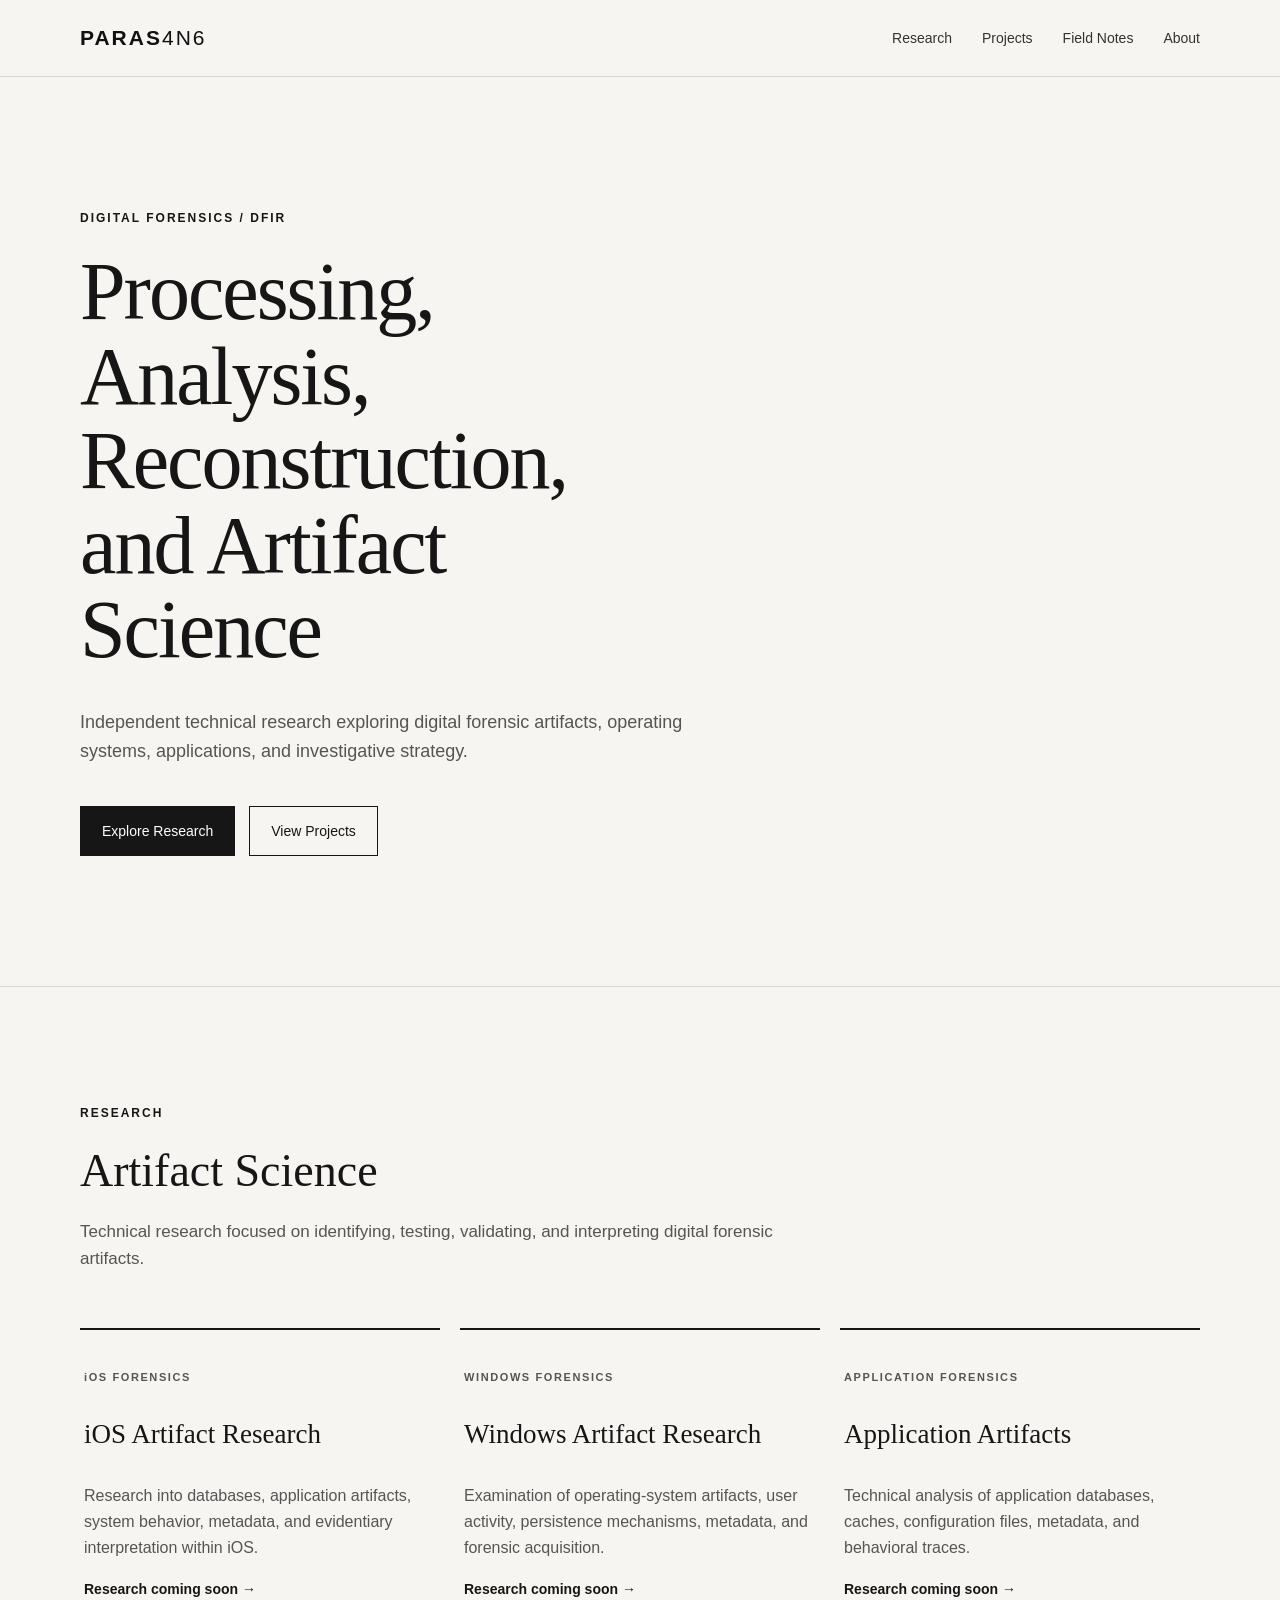
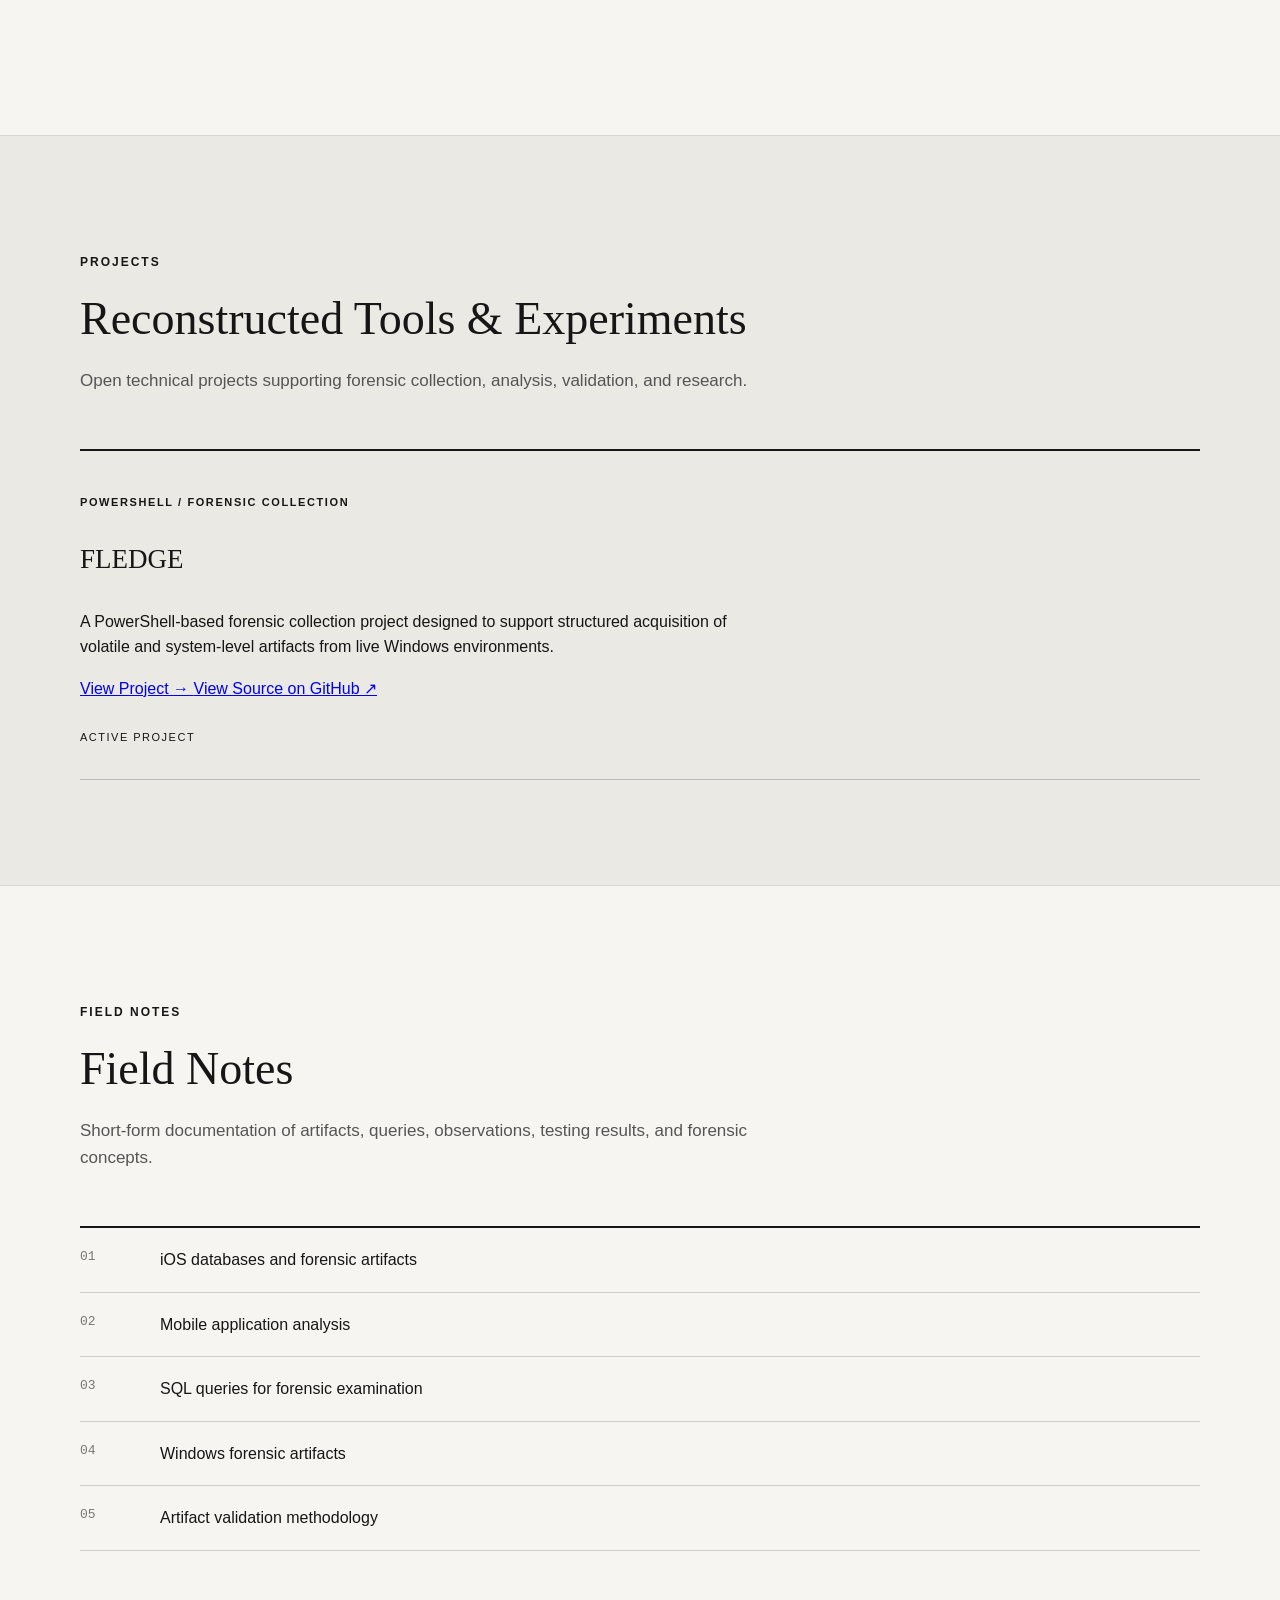
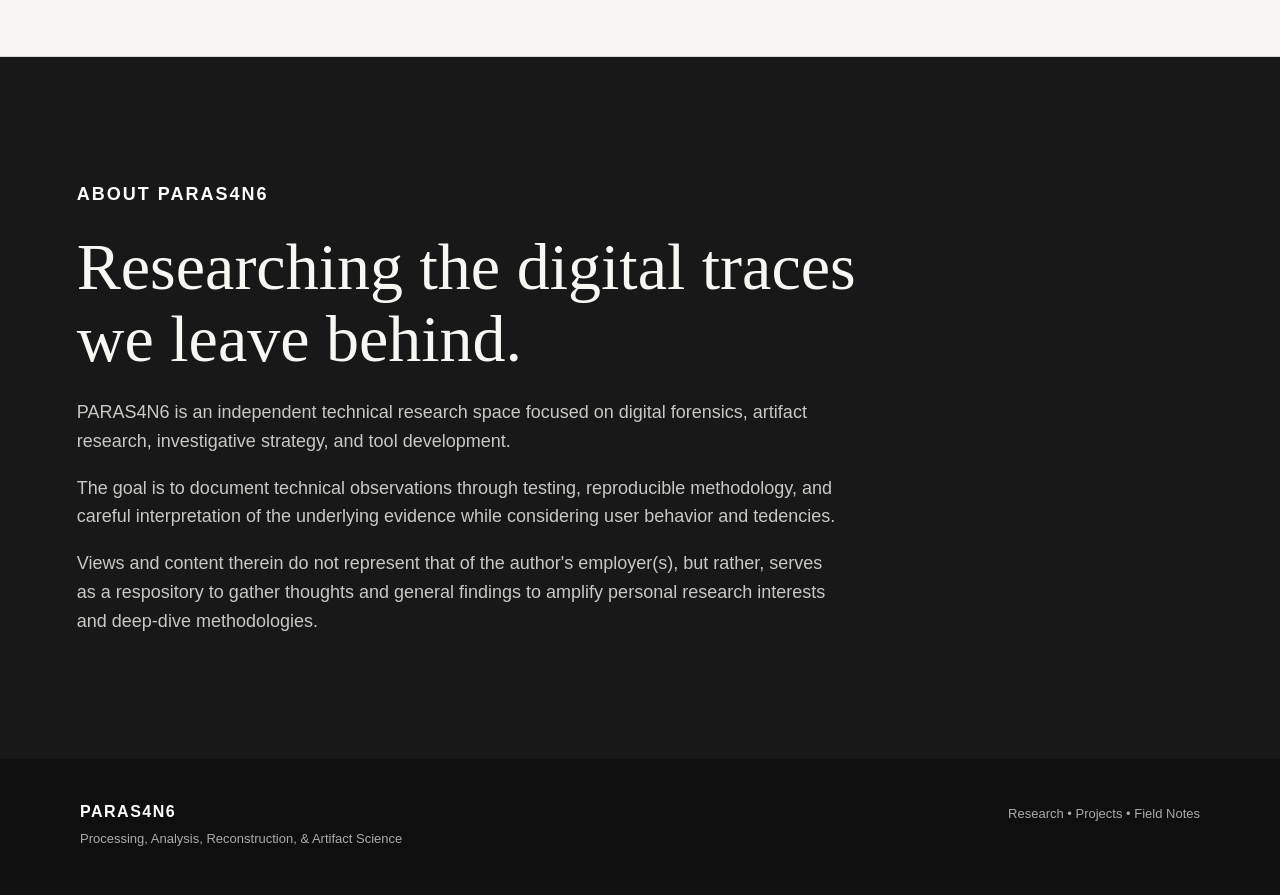
<file: index.html>
<!DOCTYPE html>
<html lang="en">
<head>
<meta charset="UTF-8">
<meta name="viewport" content="width=device-width, initial-scale=1.0">

<title>PARAS4N6 | Nested in DFIR</title>

<meta
name="description"
content="A collection of technical research, projects, and observations within the DFIR landscape."
>

<link rel="stylesheet" href="style.css">
</head>

<body>

<header>
<div class="container nav">
<a href="/" class="logo">PARAS<span>4N6</span></a>

<nav>
<a href="#research">Research</a>
<a href="#projects">Projects</a>
<a href="#notes">Field Notes</a>
<a href="#about">About</a>
</nav>
</div>
</header>


<main>

<section class="hero">
<div class="container">

<p class="eyebrow">DIGITAL FORENSICS / DFIR</p>

<h1>
Processing, <br>
Analysis,<br>
Reconstruction,<br>
and Artifact <br>
Science<br>
</h1>

<p class="hero-description">
Independent technical research exploring digital forensic
artifacts, operating systems, applications, and investigative strategy.
</p>

<div class="hero-links">
<a href="#research" class="button primary">
Explore Research
</a>

<a href="#projects" class="button secondary">
View Projects
</a>
</div>

</div>
</section>


<section id="research" class="section">
<div class="container">

<div class="section-header">
<p class="eyebrow">RESEARCH</p>
<h2>Artifact Science</h2>

<p>
Technical research focused on identifying,
testing, validating, and interpreting digital
forensic artifacts.
</p>
</div>


<div class="grid">

<article class="card">
<p class="category">iOS FORENSICS</p>

<h3>iOS Artifact Research</h3>

<p>
Research into databases, application artifacts,
system behavior, metadata, and evidentiary
interpretation within iOS.
</p>

<a href="#">Research coming soon →</a>
</article>


<article class="card">
<p class="category">WINDOWS FORENSICS</p>

<h3>Windows Artifact Research</h3>

<p>
Examination of operating-system artifacts,
user activity, persistence mechanisms,
metadata, and forensic acquisition.
</p>

<a href="#">Research coming soon →</a>
</article>


<article class="card">
<p class="category">APPLICATION FORENSICS</p>

<h3>Application Artifacts</h3>

<p>
Technical analysis of application databases,
caches, configuration files, metadata,
and behavioral traces.
</p>

<a href="#">Research coming soon →</a>
</article>

</div>
</div>
</section>


<section id="projects" class="section alternate">

<div class="container">

<div class="section-header">
<p class="eyebrow">PROJECTS</p>

<h2>Reconstructed Tools & Experiments</h2>

<p>
Open technical projects supporting forensic
collection, analysis, validation, and research.
</p>
</div>


<div class="project">

<div>

<p class="category">POWERSHELL / FORENSIC COLLECTION</p>

<h3>FLEDGE</h3>

<p>
A PowerShell-based forensic collection project designed
to support structured acquisition of volatile and
system-level artifacts from live Windows environments.
</p>

<div class="fledge-actions">

<a href="/projects/fledge/" class="fledge-primary">
View Project <span>→</span>
</a>

<a href="https://github.com/Paras4n6/FLEDGE"
class="fledge-secondary"
target="_blank"
rel="noopener noreferrer">
View Source on GitHub <span>↗</span>
</a>

</div>

<div class="project-status">
ACTIVE PROJECT
</div>

</div>



</div>

</div>

</section>


<section id="notes" class="section">

<div class="container">

<div class="section-header">
<p class="eyebrow">FIELD NOTES</p>

<h2>Field Notes</h2>

<p>
Short-form documentation of artifacts, queries,
observations, testing results, and forensic
concepts.
</p>

</div>


<div class="notes">

<div class="note">
<span>01</span>
<p>iOS databases and forensic artifacts</p>
</div>

<div class="note">
<span>02</span>
<p>Mobile application analysis</p>
</div>

<div class="note">
<span>03</span>
<p>SQL queries for forensic examination</p>
</div>

<div class="note">
<span>04</span>
<p>Windows forensic artifacts</p>
</div>

<div class="note">
<span>05</span>
<p>Artifact validation methodology</p>
</div>

</div>

</div>

</section>


<section id="about" class="section about">

<div class="container">

<p class="eyebrow">ABOUT PARAS4N6</p>

<h2>
Researching the digital traces we leave behind.
</h2>

<p>
PARAS4N6 is an independent technical research space
focused on digital forensics, artifact research,
investigative strategy, and tool development.
</p>

<p>
The goal is to document technical observations through
testing, reproducible methodology, and careful
interpretation of the underlying evidence while considering 
user behavior and tedencies. 
</p>

<p>
Views and content therein do not represent that of the author's employer(s),
but rather, serves as a respository to gather thoughts and 
general findings to amplify personal research interests and deep-dive
methodologies.
</p>
</p>

</div>

</section>

</main>


<footer>

<div class="container footer">

<div>
<strong>PARAS4N6</strong>
<p>Processing, Analysis, Reconstruction, & Artifact Science</p>
</div>

<p>
Research • Projects • Field Notes
</p>

</div>

</footer>


</body>
</html>
</file>
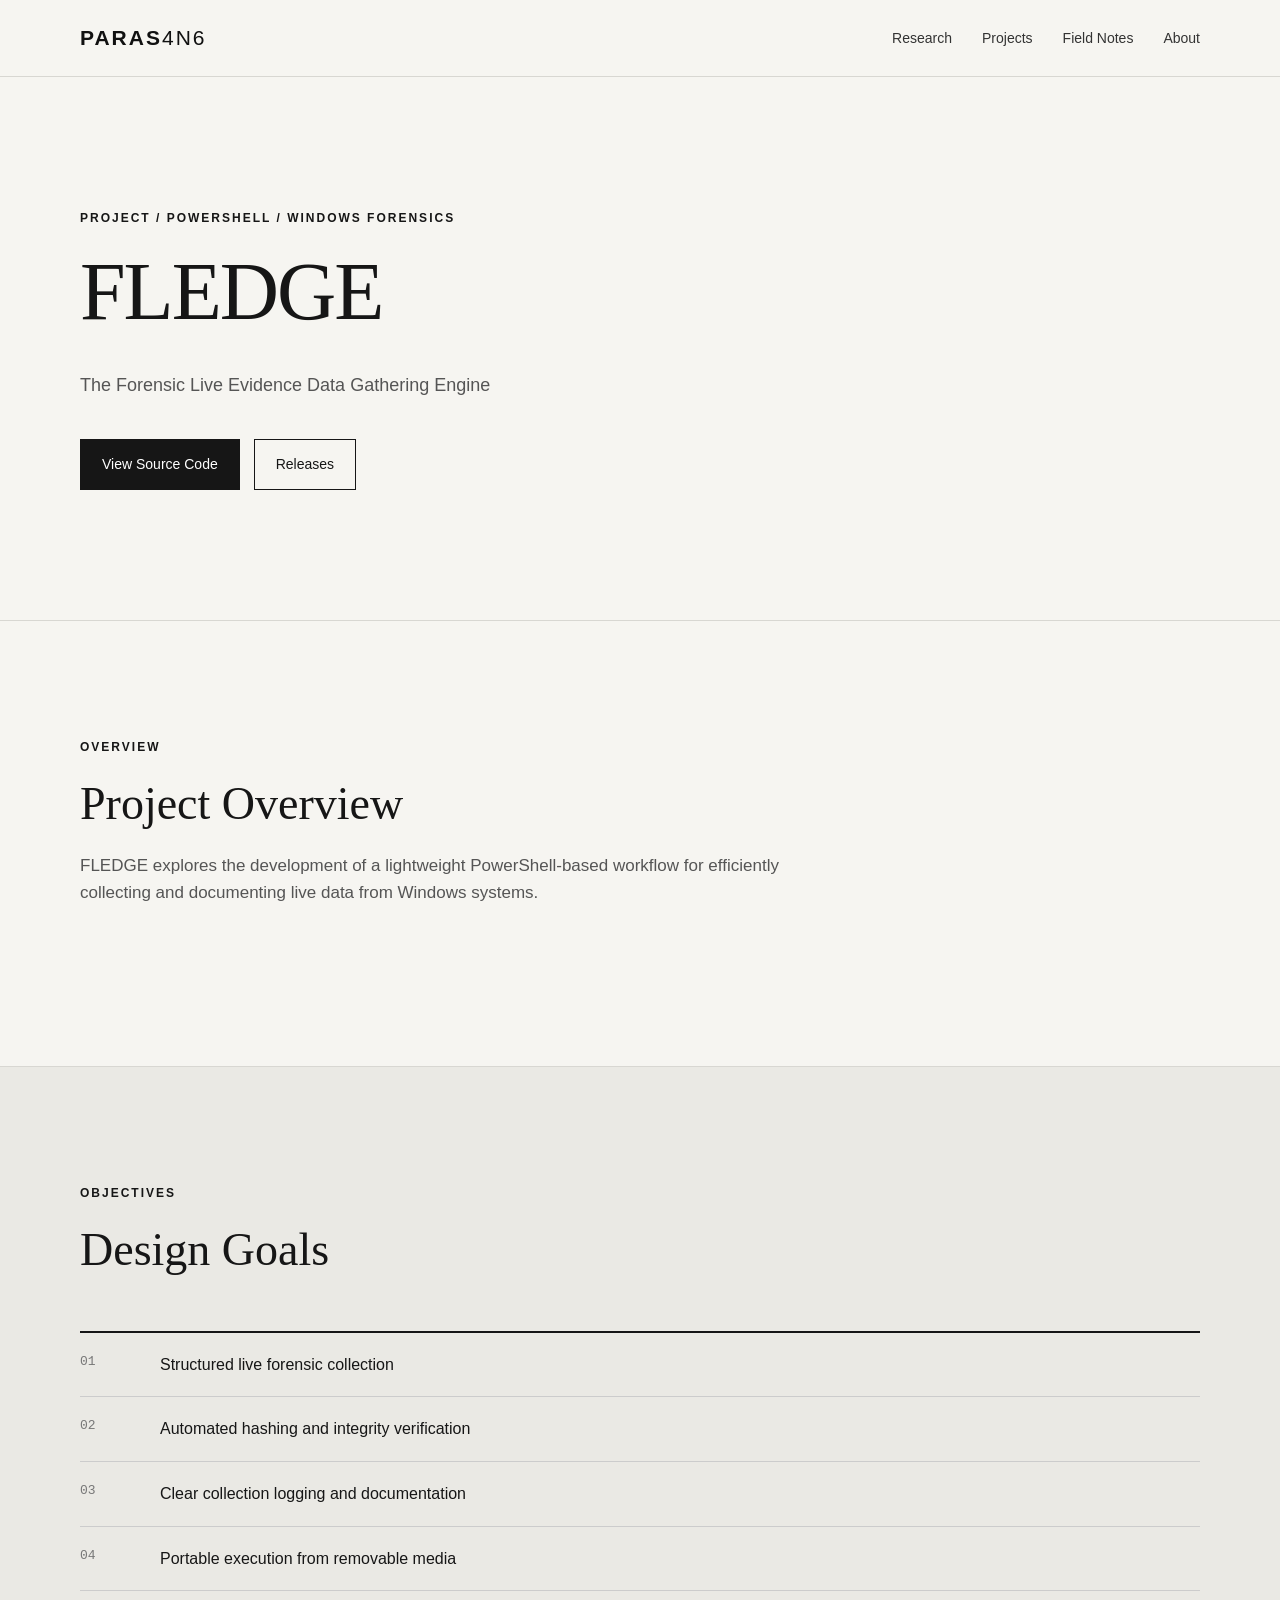
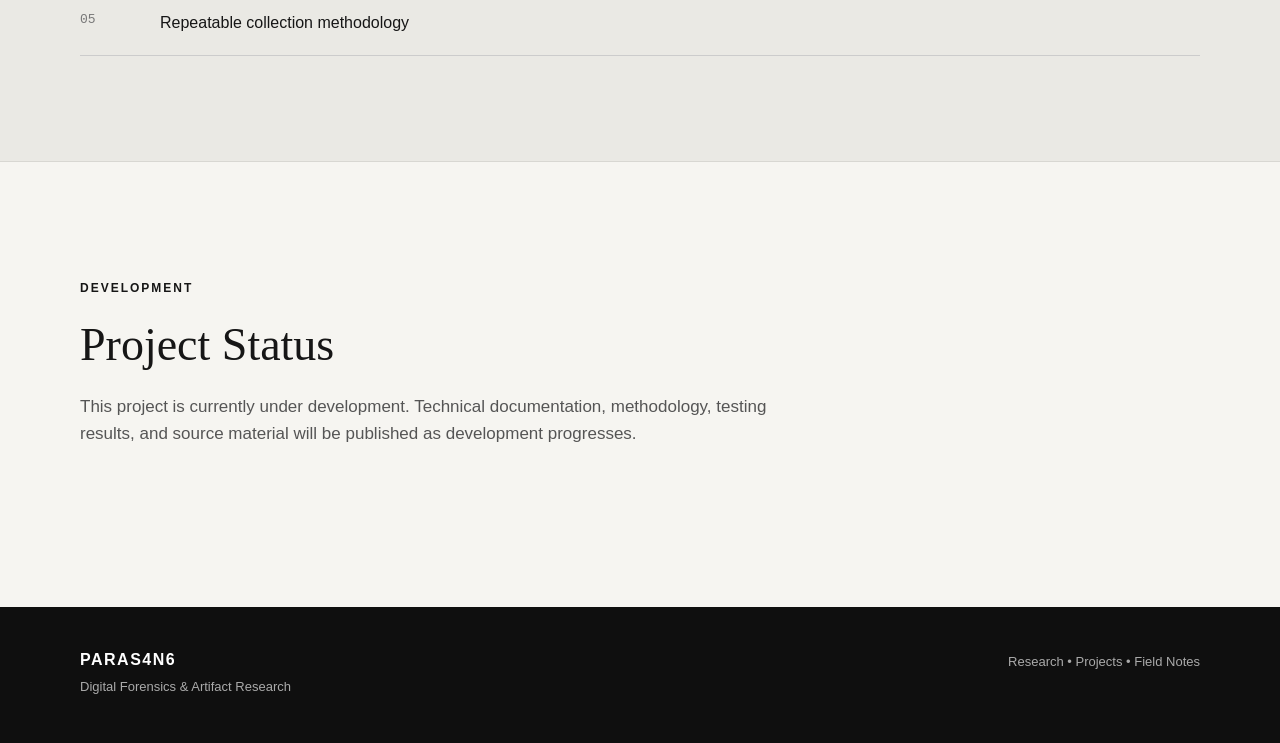
<file: projects/fledge/index.html>
<!DOCTYPE html>
<html lang="en">

<head>
<meta charset="UTF-8">
<meta name="viewport" content="width=device-width, initial-scale=1.0">

<title>FLEDGE | PARAS4N6</title>

<meta
name="description"
content="FLEDGE — the Forensic Live Evidence Data Gathering Engine."
>

<link rel="stylesheet" href="../../style.css">
</head>

<body>

<header>
<div class="container nav">

<a href="/" class="logo">
PARAS<span>4N6</span>
</a>

<nav>
<a href="/#research">Research</a>
<a href="/#projects">Projects</a>
<a href="/#notes">Field Notes</a>
<a href="/#about">About</a>
</nav>

</div>
</header>


<main>

<section class="hero">

<div class="container">

<p class="eyebrow">
PROJECT / POWERSHELL / WINDOWS FORENSICS
</p>

<h1>FLEDGE</h1>

<p class="hero-description">
The Forensic Live Evidence Data Gathering Engine
</p>

<div class="hero-links">

<a href="https://github.com/Paras4n6/FLEDGE"
class="button primary"
target="_blank"
rel="noopener noreferrer">
View Source Code
</a>

<a href="https://github.com/Paras4n6/FLEDGE/releases"
class="button secondary"
target="_blank"
rel="noopener noreferrer">
Releases
</a>

</div>
</div>

</section>


<section class="section">

<div class="container">

<div class="section-header">

<p class="eyebrow">OVERVIEW</p>

<h2>Project Overview</h2>

<p>
FLEDGE explores the development of a lightweight
PowerShell-based workflow for efficiently collecting 
and documenting live data from Windows systems.
</p>

</div>

</div>

</section>


<section class="section alternate">

<div class="container">

<div class="section-header">

<p class="eyebrow">OBJECTIVES</p>

<h2>Design Goals</h2>

</div>

<div class="notes">

<div class="note">
<span>01</span>
<p>Structured live forensic collection</p>
</div>

<div class="note">
<span>02</span>
<p>Automated hashing and integrity verification</p>
</div>

<div class="note">
<span>03</span>
<p>Clear collection logging and documentation</p>
</div>

<div class="note">
<span>04</span>
<p>Portable execution from removable media</p>
</div>

<div class="note">
<span>05</span>
<p>Repeatable collection methodology</p>
</div>

</div>

</div>

</section>


<section class="section">

<div class="container">

<div class="section-header">

<p class="eyebrow">DEVELOPMENT</p>

<h2>Project Status</h2>

<p>
This project is currently under development.
Technical documentation, methodology, testing
results, and source material will be published
as development progresses.
</p>

</div>

</div>

</section>

</main>


<footer>

<div class="container footer">

<div>
<strong>PARAS4N6</strong>
<p>Digital Forensics & Artifact Research</p>
</div>

<p>
Research • Projects • Field Notes
</p>

</div>

</footer>

</body>
</html>
</file>
<file: style.css>
* {
box-sizing: border-box;
}

html {
scroll-behavior: smooth;
}

body {
margin: 0;
background: #f6f5f1;
color: #161616;
font-family: Arial, Helvetica, sans-serif;
line-height: 1.6;
}

.container {
width: min(1120px, 88%);
margin: auto;
}


/* NAVIGATION */

header {
border-bottom: 1px solid #d8d7d2;
background: rgba(246, 245, 241, 0.95);
position: sticky;
top: 0;
z-index: 10;
}

.nav {
height: 76px;
display: flex;
justify-content: space-between;
align-items: center;
}

.logo {
font-size: 21px;
font-weight: 800;
letter-spacing: 2px;
text-decoration: none;
color: #111;
}

.logo span {
font-weight: 400;
}

nav {
display: flex;
gap: 30px;
}

nav a {
color: #333;
text-decoration: none;
font-size: 14px;
}

nav a:hover {
color: #000;
}


/* HERO */

.hero {
padding: 120px 0 130px;
}

.eyebrow {
font-size: 12px;
letter-spacing: 2px;
font-weight: bold;
margin-bottom: 22px;
}

.hero h1 {
font-family: Georgia, "Times New Roman", serif;
font-size: clamp(48px, 7vw, 82px);
line-height: 1.03;
font-weight: 400;
letter-spacing: -2px;
margin: 0;
max-width: 1000px;
}

.hero-description {
max-width: 660px;
margin-top: 36px;
color: #555;
font-size: 18px;
}

.hero-links {
display: flex;
gap: 14px;
margin-top: 40px;
}

.button {
padding: 13px 21px;
text-decoration: none;
font-size: 14px;
border: 1px solid #161616;
}

.primary {
background: #161616;
color: white;
}

.secondary {
color: #161616;
}


/* SECTIONS */

.section {
padding: 105px 0;
border-top: 1px solid #d8d7d2;
}

.alternate {
background: #eae9e4;
}

.section-header {
max-width: 700px;
margin-bottom: 55px;
}

.section-header h2,
.about h2 {
font-family: Georgia, "Times New Roman", serif;
font-size: 46px;
line-height: 1.1;
font-weight: 400;
margin: 0 0 22px;
}

.section-header > p:last-child {
color: #555;
font-size: 17px;
}


/* RESEARCH CARDS */

.grid {
display: grid;
grid-template-columns: repeat(3, 1fr);
gap: 20px;
}

.card {
border-top: 2px solid #161616;
padding: 28px 4px;
}

.category {
font-size: 11px;
letter-spacing: 1.6px;
font-weight: bold;
}

.card h3,
.project h3 {
font-family: Georgia, "Times New Roman", serif;
font-size: 27px;
font-weight: 400;
}

.card p {
color: #555;
}

.card a {
color: #161616;
text-decoration: none;
font-size: 14px;
font-weight: bold;
}


/* PROJECT */

.project {
border-top: 2px solid #161616;
border-bottom: 1px solid #bbb;
padding: 32px 0;
display: flex;
justify-content: space-between;
gap: 40px;
}

.project > div:first-child {
max-width: 650px;
}

.project-status {
margin-top: 28px;
font-size: 11px;
letter-spacing: 1.5px;
}


/* NOTES */

.notes {
border-top: 2px solid #161616;
}

.note {
display: grid;
grid-template-columns: 80px 1fr;
border-bottom: 1px solid #ccc;
padding: 19px 0;
}

.note span {
font-family: monospace;
color: #777;
}

.note p {
margin: 0;
}


/* ABOUT */

.about {
background: #181818;
color: #f7f7f3;
}

.about .container {
max-width: 850px;
margin-left: 6%;
}

.about h2 {
font-size: clamp(42px, 6vw, 66px);
}

.about p {
font-size: 18px;
color: #c8c8c4;
max-width: 760px;
}

.about .eyebrow {
color: white;
}


/* FOOTER */

footer {
background: #0f0f0f;
color: #aaa;
padding: 40px 0;
}

.footer {
display: flex;
justify-content: space-between;
}

.footer strong {
color: white;
letter-spacing: 1.5px;
}

.footer p {
margin: 5px 0;
font-size: 13px;
}


/* MOBILE */

@media (max-width: 760px) {

.nav {
height: auto;
padding: 20px 0;
align-items: flex-start;
}

nav {
display: none;
}

.hero {
padding: 80px 0;
}

.hero h1 {
letter-spacing: -1px;
}

.hero-links {
flex-direction: column;
align-items: flex-start;
}

.grid {
grid-template-columns: 1fr;
}

.project {
flex-direction: column;
}

.footer {
flex-direction: column;
gap: 20px;
}

.about .container {
margin: auto;
}
  /* PROJECT LINKS */

.project-links {
display: flex;
align-items: center;
gap: 12px;
margin-top: 28px;
flex-wrap: wrap;
}

.project-button {
display: inline-flex;
align-items: center;
justify-content: space-between;
gap: 18px;

padding: 11px 16px;

font-size: 13px;
font-weight: 600;
letter-spacing: 0.3px;

text-decoration: none;
border: 1px solid #161616;

transition: all 0.2s ease;
}

.project-button-primary {
background: #161616;
color: #ffffff;
}

.project-button-primary:hover {
background: #333333;
}

.project-button-secondary {
background: transparent;
color: #161616;
}

.project-button-secondary:hover {
background: #161616;
color: #ffffff;
}

.project-button span {
font-size: 16px;
}
 
/* FLEDGE PROJECT BUTTONS */

.fledge-actions {
display: flex;
flex-direction: row;
align-items: center;
gap: 12px;
margin-top: 28px;
}

.fledge-actions a {
display: inline-flex;
align-items: center;
gap: 16px;

padding: 12px 18px;

font-family: Arial, Helvetica, sans-serif;
font-size: 13px;
font-weight: 600;

text-decoration: none !important;

border: 1px solid #161616;
}

.fledge-primary {
background-color: #161616;
color: #ffffff !important;
}

.fledge-secondary {
background-color: transparent;
color: #161616 !important;
}

.fledge-primary:hover {
background-color: #333333;
}

.fledge-secondary:hover {
background-color: #161616;
color: #ffffff !important;
}
.project-status {
    marjin-top: 24px;
}
  /* FLEDGE BUTTONS - HOME PAGE */

.fledge-actions {
display: flex;
align-items: center;
gap: 12px;
margin-top: 28px;
flex-wrap: wrap;
}

.fledge-actions a {
display: inline-flex;
align-items: center;
justify-content: center;
gap: 14px;

padding: 12px 18px;

font-size: 13px;
font-weight: 600;

text-decoration: none !important;

border: 1px solid #161616;
}

.fledge-primary {
background: #161616;
color: #ffffff !important;
}

.fledge-secondary {
background: transparent;
color: #161616 !important;
}

.fledge-primary:hover {
background: #333333;
}

.fledge-secondary:hover {
background: #161616;
color: #ffffff !important;
}
}
}
</file>
